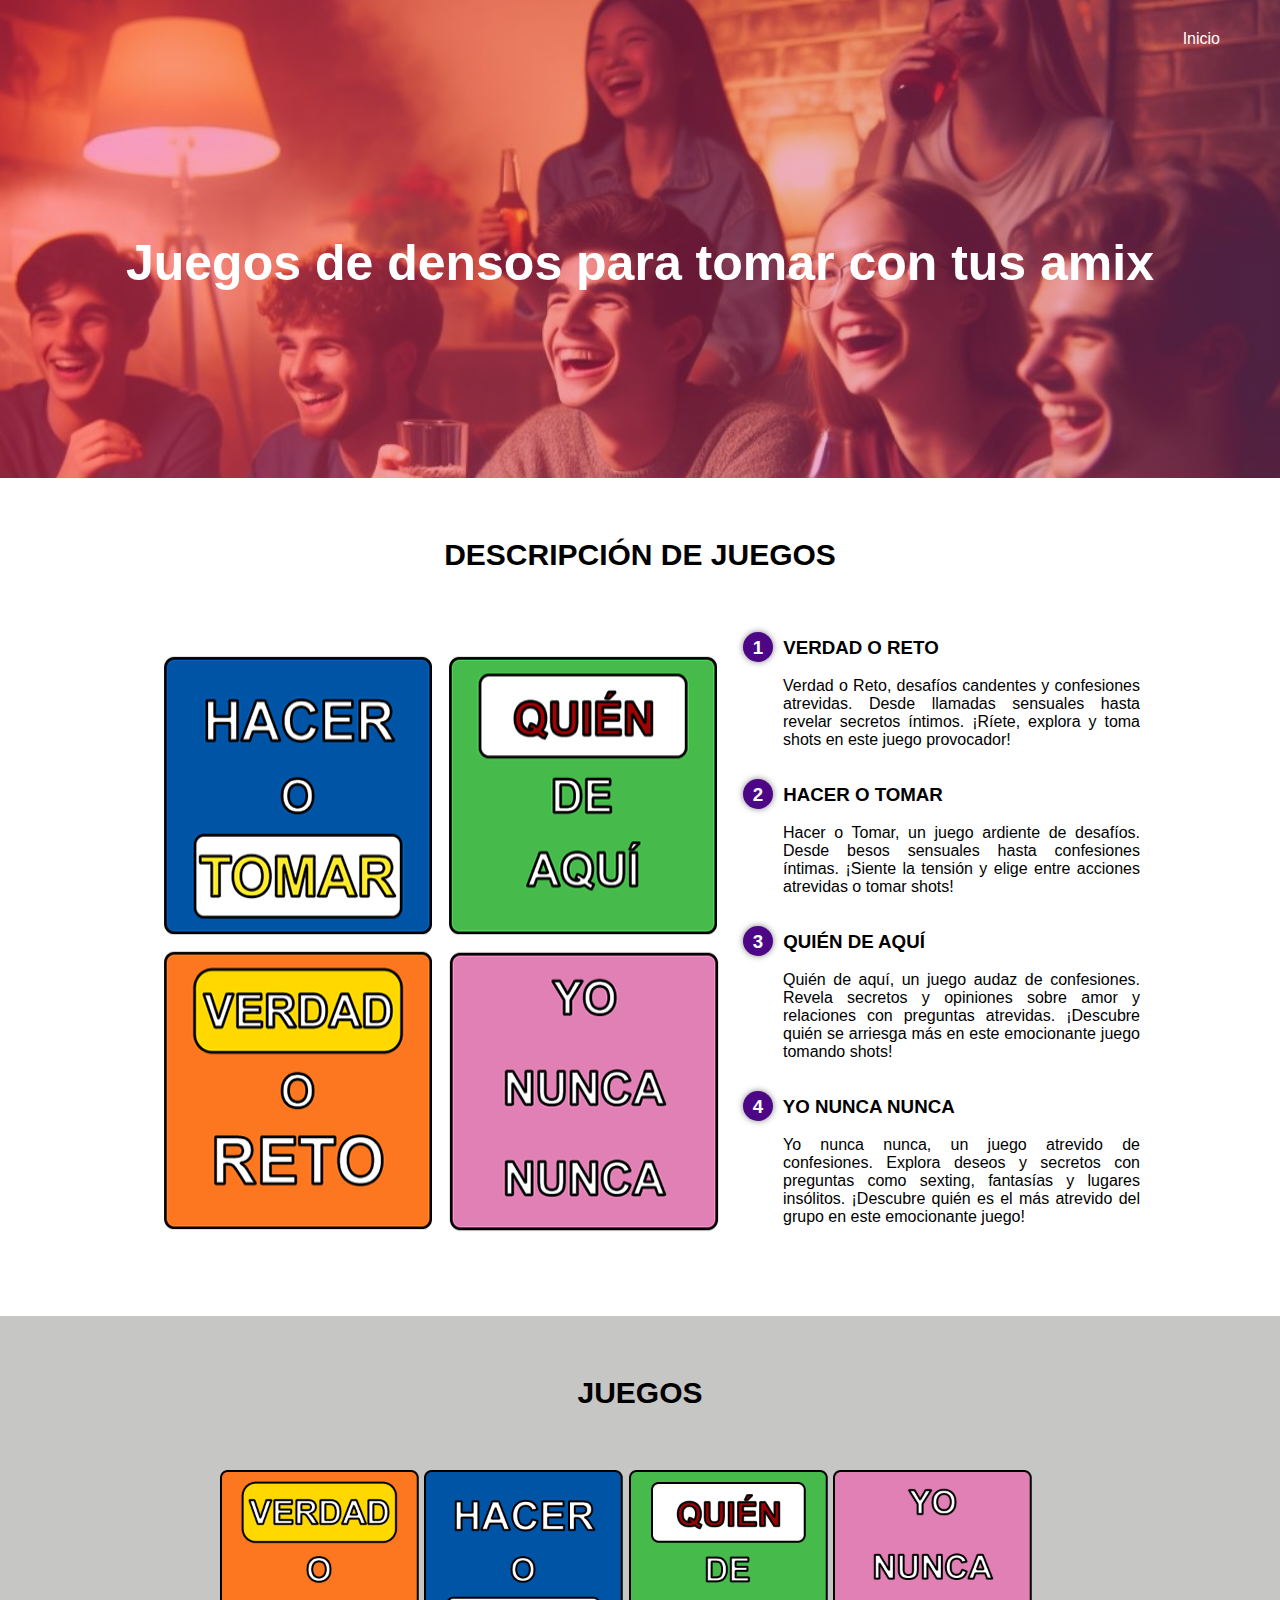
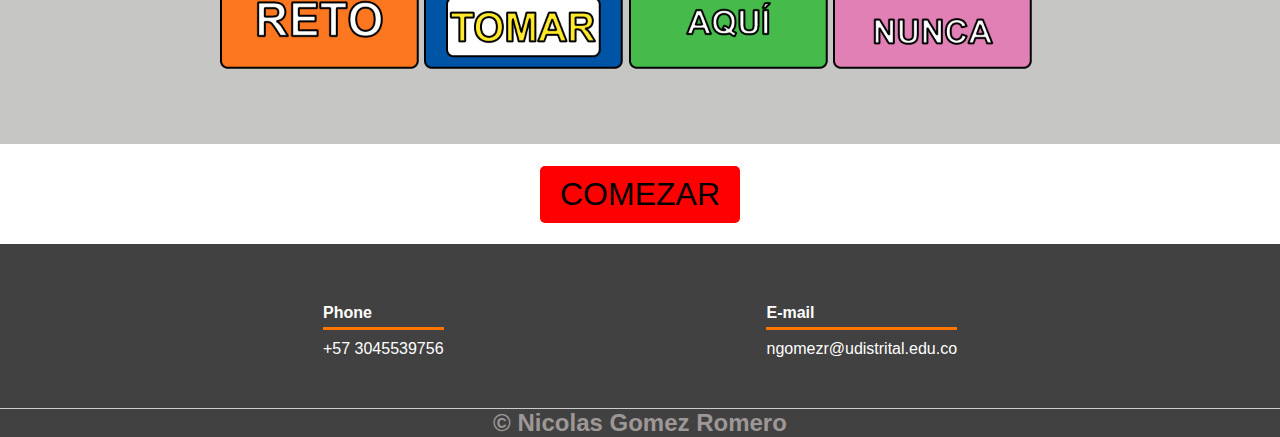
<file: index.html>
﻿<!DOCTYPE html>

<html lang="es" xmlns="http://www.w3.org/1999/xhtml">
<head>
    <meta charset="utf-8" />
    <title>Drink App v1.0</title>
    <link rel="shortcut icon" href="img/icono.png" type="image/x-icon">
    <link rel="stylesheet" href="style.css" />
</head>
<body>
    <header>
        <nav>
            <a href="index.html">Inicio</a>
        </nav>
        <section class="textos-header">
            <h1>
                Juegos de densos para tomar con tus amix
            </h1>
        </section>
    </header>

    <main>
        <section class="contenedor">
            <h2 class="titulo">DESCRIPCIÓN DE JUEGOS</h2>
            <div class="contenedor-vor">
                <img src="img/juegos.png" alt="" />
                <div class="contenido-textos">
                    <h3><span>1</span> VERDAD O RETO </h3>
                    <p>
                        Verdad o Reto, desafíos candentes y confesiones atrevidas. Desde llamadas sensuales hasta revelar secretos íntimos. ¡Ríete, explora y toma shots en este juego provocador!
                    </p>
                    <h3><span>2</span> HACER O TOMAR </h3>
                    <p>
                        Hacer o Tomar, un juego ardiente de desafíos. Desde besos sensuales hasta confesiones íntimas. ¡Siente la tensión y elige entre acciones atrevidas o tomar shots!
                    </p>
                    <h3><span>3</span> QUIÉN DE AQUÍ</h3>
                    <p>
                        Quién de aquí, un juego audaz de confesiones. Revela secretos y opiniones sobre amor y relaciones con preguntas atrevidas. ¡Descubre quién se arriesga más en este emocionante juego tomando shots!
                    </p>
                    <h3><span>4</span> YO NUNCA NUNCA</h3>
                    <p>
                        Yo nunca nunca, un juego atrevido de confesiones. Explora deseos y secretos con preguntas como sexting, fantasías y lugares insólitos. ¡Descubre quién es el más atrevido del grupo en este emocionante juego!
                    </p>
                </div>
            </div>
        </section>
        <section class="juegos">
            <div class="contenedor">
                <h2 class="titulo">JUEGOS</h2>
                <div class="galeria-port">
                    <div class="imagen-port">
                        <img src="img/vor.png" alt="" />
                        <div class="hover-galeria">
                            <p>¿Prefieres el sexo suave o salvaje? o En el lugar donde estás, imita cómo te masturbas.</p>
                        </div>
                    </div>
                    <div class="imagen-port">
                        <img src="img/hot.png" alt="" />
                        <div class="hover-galeria">
                            <p>Comparte tu fantasía sexual más extraña. o Toma 3 shots</p>
                        </div>
                    </div>
                    <div class="imagen-port">
                        <img src="img/qda.png" alt="" />
                        <div class="hover-galeria">
                            <p>¿Quién crees que ha sido la causa de más rupturas en relaciones ajenas?</p>
                        </div>
                    </div>
                    <div class="imagen-port">
                        <img src="img/ynn.png" alt="" />
                        <div class="hover-galeria">
                            <p>Yo nunca nunca he tenido una fantasía con un vecino.</p>
                        </div>
                    </div>
                </div>
            </div>
        </section>
        <section>
            <div class="center">
                <a href="juegos.html" class="boton-azul">COMEZAR</a>
            </div>
        </section>
    </main>
    <footer>
        <div class="contenerdor-footer">
            <h4>Phone</h4>
            <p>+57 3045539756</p>
        </div>
        <div class="contenerdor-footer">
            <h4>E-mail</h4>
            <p>ngomezr@udistrital.edu.co</p>
        </div>
    </footer>
    <h2 class="titulo-final">&copy; Nicolas Gomez Romero</h2>
</body>
</html>
</file>
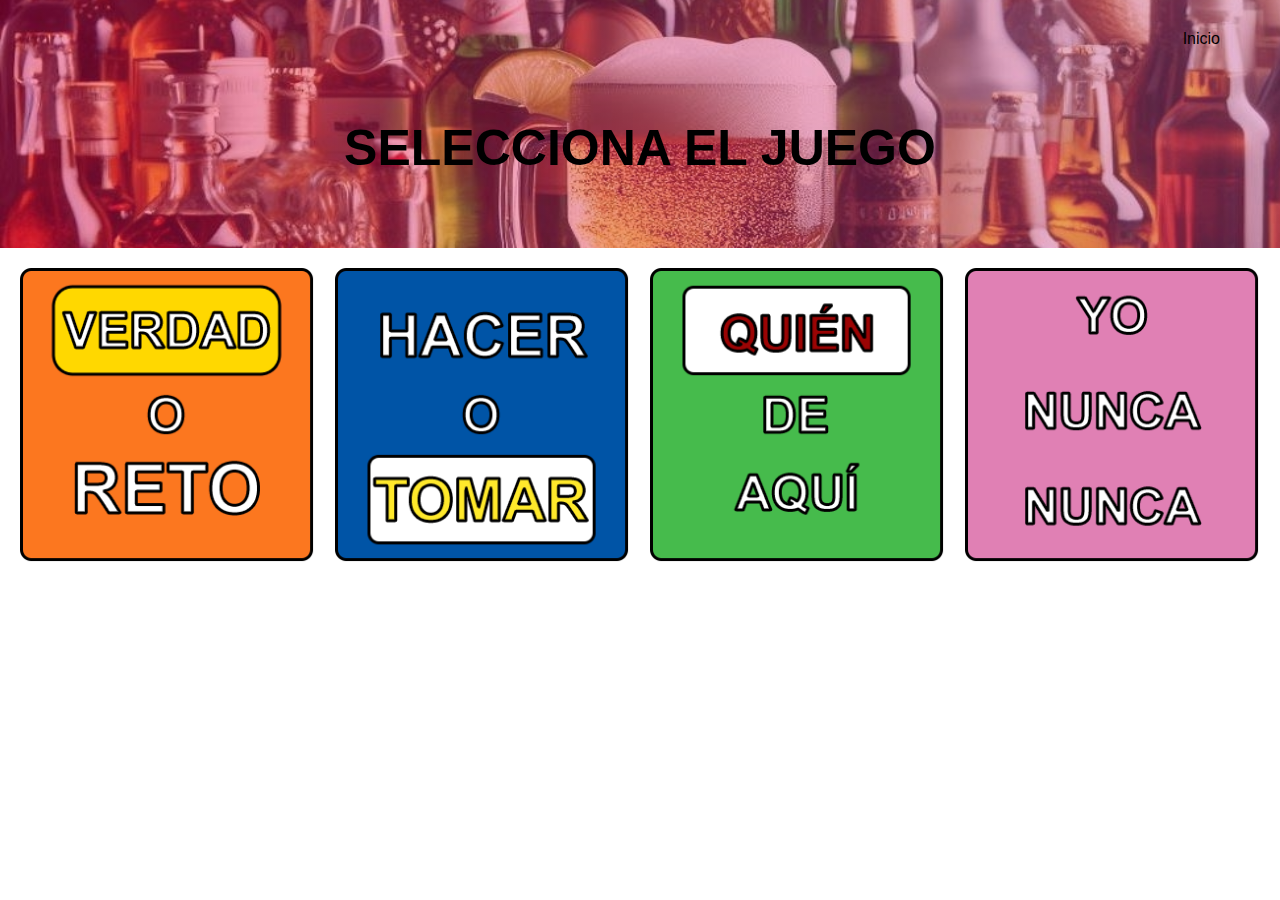
<file: juegos.html>
<!DOCTYPE html>

<html lang="es" xmlns="http://www.w3.org/1999/xhtml">
<head>
    <meta charset="utf-8" />
    <title>Drink App v1.0</title>
    <link rel="shortcut icon" href="img/icono.png" type="image/x-icon">
    <link rel="stylesheet" href="style juegos.css" /> 
</head>
<body>
    <header>
        <nav>
            <a href="index.html">Inicio</a>
        </nav> 
        <section class="textos-header"> 
            <h1> 
                SELECCIONA EL JUEGO
            </h1> 
        </section> 
    </header> 
	<main>
        <section class="juegos">
            <div class="contenedor">
                <div class="galeria-port"> 
                    <div class="imagen-port"> 
                        <a href="vor.html">
                            <img src="img/vor.png" alt="" />
                        </a>
                    </div>
                    <div class="imagen-port">
                        <a href="hot.html">
                            <img src="img/hot.png" alt="" />  
                        </a>                      
                    </div>
                    <div class="imagen-port">
                        <a href="qda.html">
                            <img src="img/qda.png" alt="" />      
                        </a>                  
                    </div>
                    <div class="imagen-port">
                        <a href="ynn.html">
                            <img src="img/ynn.png" alt="" />
                        </a>
                    </div> 
                </div> 
            </div> 
        </section> 
    </main> 
</body> 
</html>
</file>
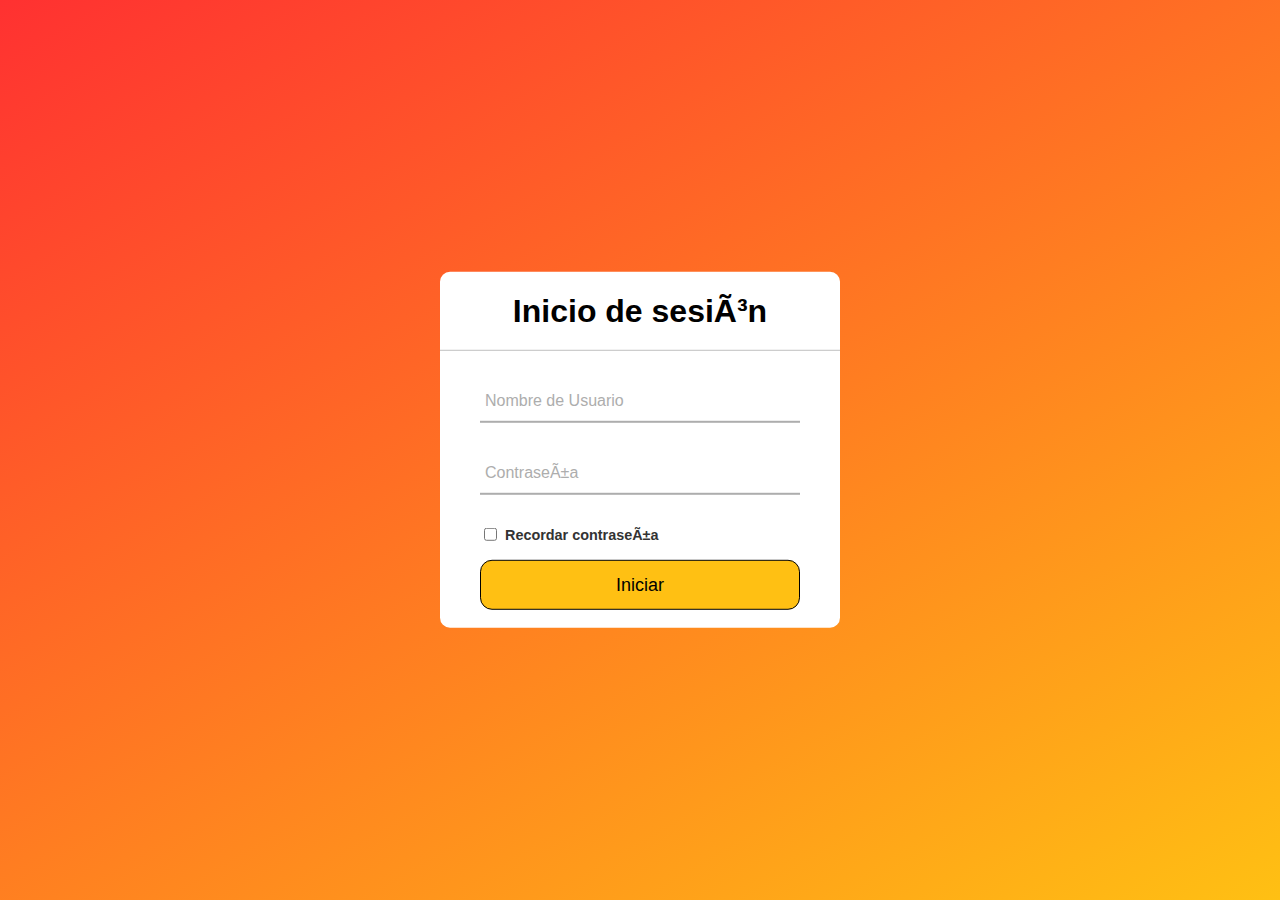
<file: usuario.html>
<!DOCTYPE html>
<html lang="es" xmlns="http://www.w3.org/1999/xhtml">
<head>
    <meta charset="us-ascii">
    <meta http-equiv="Content-Type" content="text/html; charset=UTF-8">
    <title>Inicio de sesion</title>
    <link rel="shortcut icon" href="img/icono.png" type="image/x-icon">
    <link href="style usuario.css" rel="stylesheet" />
</head>
<body>
    <div class="formulario">
        <h1>Inicio de sesión</h1>
        <form method="post" id="login-form">
            <div class="username">
                <input type="text" id="username" required />
                <label>Nombre de Usuario</label>
            </div>
            <div class="password">
                <input type="password" id="password" required />
                <label>Contraseña</label>
            </div>
            <div class="recordar">
                <input type="checkbox" id="recordar-password" />
                <label>Recordar contraseña</label>
            </div>
            <input type="submit" value="Iniciar" />
            <div class="a">
                a
            </div>
        </form>
    </div>
    <script>
        document.addEventListener('DOMContentLoaded', function () {
            // Check for saved "remember password" state on page load
            window.onload = function () {
                if (localStorage.recordarPassword === 'true') {
                    document.getElementById('recordar-password').checked = true;
                }
            };

            // Handle checkbox state changes
            document.getElementById('recordar-password').addEventListener('change', function () {
                if (this.checked) {
                    localStorage.recordarPassword = 'true';
                } else {
                    localStorage.recordarPassword = 'false';
                }
            });
            var password = localStorage.getItem('password');
            if (password) {
                document.getElementById('password').value = password;
            }

            document.getElementById('login-form').addEventListener('submit', function (event) {
                event.preventDefault();

                var username = document.getElementById('username').value;
                var password = document.getElementById('password').value;
                var recordarPassword = document.getElementById('recordar-password').checked;

                if (username === 'admin' && password === 'Nicolas1025!') {
                    if (recordarPassword) {
                        localStorage.setItem('password', password);
                    } else {
                        localStorage.removeItem('password');
                    }
                    window.location.href = 'juegos.html';
                } else {
                    alert('Usuario o contrase?a incorrecta');
                }
            });
        });
    </script>
</body>

</html>
</file>
<file: style.css>
* {
    margin: 0;
    padding: 0;
    box-sizing: border-box;
}

body {
    font-family: Arial;
}

.contenedor {
    padding: 60px 0;
    width: 90%;
    max-width: 1000px;
    margin: auto;
    overflow: hidden;
}


.titulo {
    color: black;
    font-size: 30px;
    text-align: center;
    margin-bottom: 60px;
}

header {
    width: 100%;
    height: 400px 400px;
    background: hsla(317,45%,52%,0.9);
    background: -webkit-linear-gradient(to right, hsla(340,95%,50%,0.4), hsla(317,45%,52%,0.4)), url(./img/fondo.jpg);
    background: linear-gradient(to right, hsla(340,95%,50%,0.4), hsla(317,45%,52%,0.4)), url(./img/fondo.jpg);
    background-size: 1300px 750px;
}


nav {
    text-align: right;
    padding: 30px 50px 0 0
}

    nav > a {
        color: white;
        font-weight: 300;
        text-decoration: none;
        margin-right: 10px;
    }

        nav > a:hover {
            text-decoration: underline;
        }

header .textos-header {
    display: flex;
    height: 430px;
    width: 100%;
    align-items: center;
    justify-content: center;
}

.textos-header h1{
    font-size: 50px;
    color: white;
}


.contenedor-vor {
    display: flex;
    justify-content: space-evenly;
    position: relative;
}

.contenedor-vor > * {
    z-index: 1;
}

.contenedor-vor img {
    overflow: visible;
}


.contenedor-vor .img{
    width:48%;
}

.contenedor-vor .contenido-textos{
    width:48%;
}

.contenido-textos h3{
    margin-bottom:15px;
}

.contenido-textos h3 span{
    background: #4d0686;
    color:white;
    border-radius: 50%;
    display: inline-block;
    text-align: center;
    width:30px;
    height: 30px;
    padding: 5px;
    box-shadow: 0 0 6px rgba(0,0,0,0.5);
    margin-right: 5px;
}

.contenido-textos p{
    padding: 0px 0px 30px 40px;
    font-weight: 300;
    text-align:justify;
}

.portafolio{
    background: #f2f2f2;
}

.juegos{
    display: flex;
    justify-content:space-evenly;
    flex-wrap: wrap;
    background: #c6c6c5;
}


.imagen-port{
    width:20%;
    margin-bottom: 10px;
    height:300px 300px;
    overflow:hidden;
    position: relative;
    cursor:pointer;
    display: inline-block;
    left: 80px;
}


.imagen-port > img{
    width:100%;
    height:100%;
    object-fit: cover;
    display: block;
    justify-content: center;
    align-items: center;
}

.hover-galeria {
    position: absolute;
    width: 99%;
    height: 99%;
    top: 0;
    transform: scale(0);
    background: hsla(273,91%,27%,0.7);
    transition: transform .5s;
    display: flex;
    justify-content: center;
    align-items: center;
    border-radius: 7px;
    font-size: 90%;
    text-align: justify;
    padding: 10px;
}


.hover-galeria p{
    align-content:center;
    color:white;
}


.imagen-port:hover .hover-galeria{
    transform: scale(1);
}

.center {
    display: flex;
    justify-content: center;
    align-items: center;
    min-height: 100px;
    background-color: #FFFFFF;
}

.boton-azul {
    display: inline-block;
    padding: 10px 20px;
    background-color: #f00;
    color: #000000;
    text-decoration: none;
    border-radius: 5px;
    transition: background-color 0.3s;
    font-size:200%;
}

.boton-azul:hover {
    background-color: #864646;
}

footer {
    background: #414141;
    padding: 60px 0 30px 0;
    margin: auto;
    overflow: hidden;
    display: flex;
    justify-content: space-evenly;
    margin: auto;
    padding-bottom: 50px;
    border-bottom: 1px solid #ccc;
}
footer h4{
    color: #fff;
    border-bottom: 3px solid #ff7500;
    padding-bottom: 5px;
    margin-bottom: 10px;
}

footer p{
    color:white;
}

.titulo-final {
    background: #414141;
    overflow: hidden;
    text-align: center;
    color: #9e9797;
}

@media screen and (max-width:900px){
    header{
        background-position:center;

    }

    .contenedor-vor{
        flex-direction: column;
        justify-content: center;
        align-items: center;
    }

    .contenedor .contenido-textos{
        width:90%;
    }

    .contenedor img{
        width:90%;
    }
}



@media screen and (max-width:500px) {

    nav {
        text-align: center;
        padding: 10px 0 0 0;
    }

        nav > a {
            margin-right: 5px;
        }
    header {
        height: 200px;
        background-size: 650px 375px;
    }

    .textos-header h1 {
        font-size: 15px;
        margin-left: 5px;
        height: 300px;
    }

    .textos-header h2 {
        font-size: 20px;
    }

    .contenedor img {
        margin-bottom: 60px;
        width: 99%;
    }

    .contenedor .contenido-textos {
        width: 95%;
    }

    footer {
        flex-direction: column;
        align-items: center;
    }

    .titulo-final {
        margin-top: 20px;
    }

    .imagen-port {
        width: 80px; /* Adjust the width to fit more images on smaller screens */
        height: 79.4px;
        left: 33px; /* Reset the left property */
        font-size: 50%;
        position: center;
    }

    .juegos {
        justify-content: center; /* Center the flex container */
    }
    .hover-galeria{
        width: 79.5px;
        height: 79px;
        border-radius:5px;
    }

}
</file>
<file: style juegos.css>
* {
    margin: 0;
    padding: 0;
    box-sizing: border-box;
}

body {
    font-family: Arial;
}

nav {
    text-align: right;
    padding: 30px 50px 0 0
}
nav > a {
        color: black;
        font-weight: 300;
        text-decoration: none;
        margin-right: 10px;
    }

nav > a:hover {
    text-decoration: underline;
}

header {
    width: 100%;
    height: 400px 300px;
    background: hsla(317,45%,52%,0.9);
    background: -webkit-linear-gradient(to right, hsla(340,95%,50%,0.4), hsla(317,45%,52%,0.4)), url(./img/fondojuegos.jpg);
    background: linear-gradient(to right, hsla(340,95%,50%,0.4), hsla(317,45%,52%,0.4)), url(./img/fondojuegos.jpg);
    background-size: 1350px 500px;
}

header .textos-header {
    display: flex;
    height: 200px;
    width: 100%;
    align-items: center;
    justify-content: center;
}

.textos-header h1 {
    font-size: 50px;
    color: black;
}
/* Estilos básicos para la sección */
.juegos {
    display: flex;
    justify-content: center;
    align-items: center;
    min-height: 10vh;
    padding: 20px;
    box-sizing: border-box;
}

/* Estilos para la galería de imágenes */
.galeria-port {
    display: grid;
    grid-template-columns: repeat(4, 1fr);
    grid-gap: 20px;
}

/* Estilos para las imágenes */
.imagen-port img {
    max-width: 100%;
    height: auto;
}

/* Estilos para la versión responsiva */
@media screen and (max-width: 1024px) {
    .galeria-port {
        grid-template-columns: repeat(2, 1fr);
    }
}

@media screen and (max-width:500px) {
    .textos-header h1 {
        nav {
        text-align: center;
        padding: 30px 0 0 0;
    }

        nav > a {
            margin-right: 5px;
        }

        font-size: 20px;
        margin-left: 5px;
    }
}
</file>
<file: style usuario.css>
body{
    margin:0;
    padding:0;
    font-family:Arial;
    background: linear-gradient(150deg,#ff3131,#ffc013);
    height:100vh;
}

.formulario{
    position:absolute;
    top:50%;
    left:50%;
    transform:translate(-50%,-50%);
    width:400px;
    background:white;
    border-radius:10px;
}

.formulario h1{
    text-align:center;
    padding:0 0 20px 0;
    border-bottom:1px solid silver;
}

.formulario form{
    padding: 0 40px;
    box-sizing: border-box;
}

form .username{
    position: relative;
    border-bottom: 2px solid #adadad;
    margin: 30px 0;
}

.username input{
    width: 100%;
    padding:0 5px;
    height:40px;
    font-size:16px;
    border:none;
    background:none;
    outline:none;
}

.username label{
    position:absolute;
    top:50%;
    left:5px;
    color:#adadad;
    transform:translateY(-50%);
    font-size:16px;
    pointer-events:none;
}

form .password {
    position: relative;
    border-bottom: 2px solid #adadad;
    margin: 30px 0;
}

.password input {
    width: 100%;
    padding: 0 5px;
    height: 40px;
    font-size: 16px;
    border: none;
    background: none;
    outline: none;
}

.password label {
    position: absolute;
    top: 50%;
    left: 5px;
    color: #adadad;
    transform: translateY(-50%);
    font-size: 16px;
    pointer-events: none;
}

.username span::before{
    content:" ";
    position:absolute;
    top:40px;
    left:0;
    width:100%;
    height:2px;
    background: #000000;
    transition: .5s;
}

.username input:focus ~ label, .username input:focus ~ label {
    top: -5px;
    color: #000000;
}

.username input:focus ~ span::before, .username input:focus ~ span::before {
    width:100%;
}

.password span::before {
    content: " ";
    position: absolute;
    top: 40px;
    left: 0;
    width: 100%;
    height: 2px;
    background: #000000;
    transition: .5s;
}

.password input:focus ~ label, .password input:focus ~ label {
    top: -5px;
    color: #000000;
}

.password input:focus ~ span::before, .password input:focus ~ span::before {
    width: 100%;
}

input[type="submit"]{
    width:100%;
    height:50px;
    border:1px solid;
    background: #ffc013;
    border-radius:12px;
    font-size:18px;
    color: black;
    outline:none;
    
}
.a{
    color:white;
}

.recordar {
  display: flex;
  align-items: center;
  margin-bottom: 1rem;
}

#recordar-password {
  margin-right: 0.5rem;
}

.recordar label {
  font-size: 0.9rem;
  font-weight: bold;
  color: #333;
  user-select: none;
  cursor: pointer;
  transition: color 0.2s ease-in-out;
}

.recordar label:hover {
  color: #4a4a4a;
}

@media only screen and (max-width: 600px) {
    .formulario {
        padding: 5rem; /* Increased padding */
        width: 100%; /* Full width on phone */
    }

    login-form .username,
    login-form .password {
        margin-bottom: 5rem; /* Increased margin */
        font-size: 1.5rem; /* Larger font size */
    }

    input[type="submit"] {
        margin-bottom: 4rem; /* Increased margin */
        font-size: 1.5rem; /* Larger font size */
    }
}
</file>
